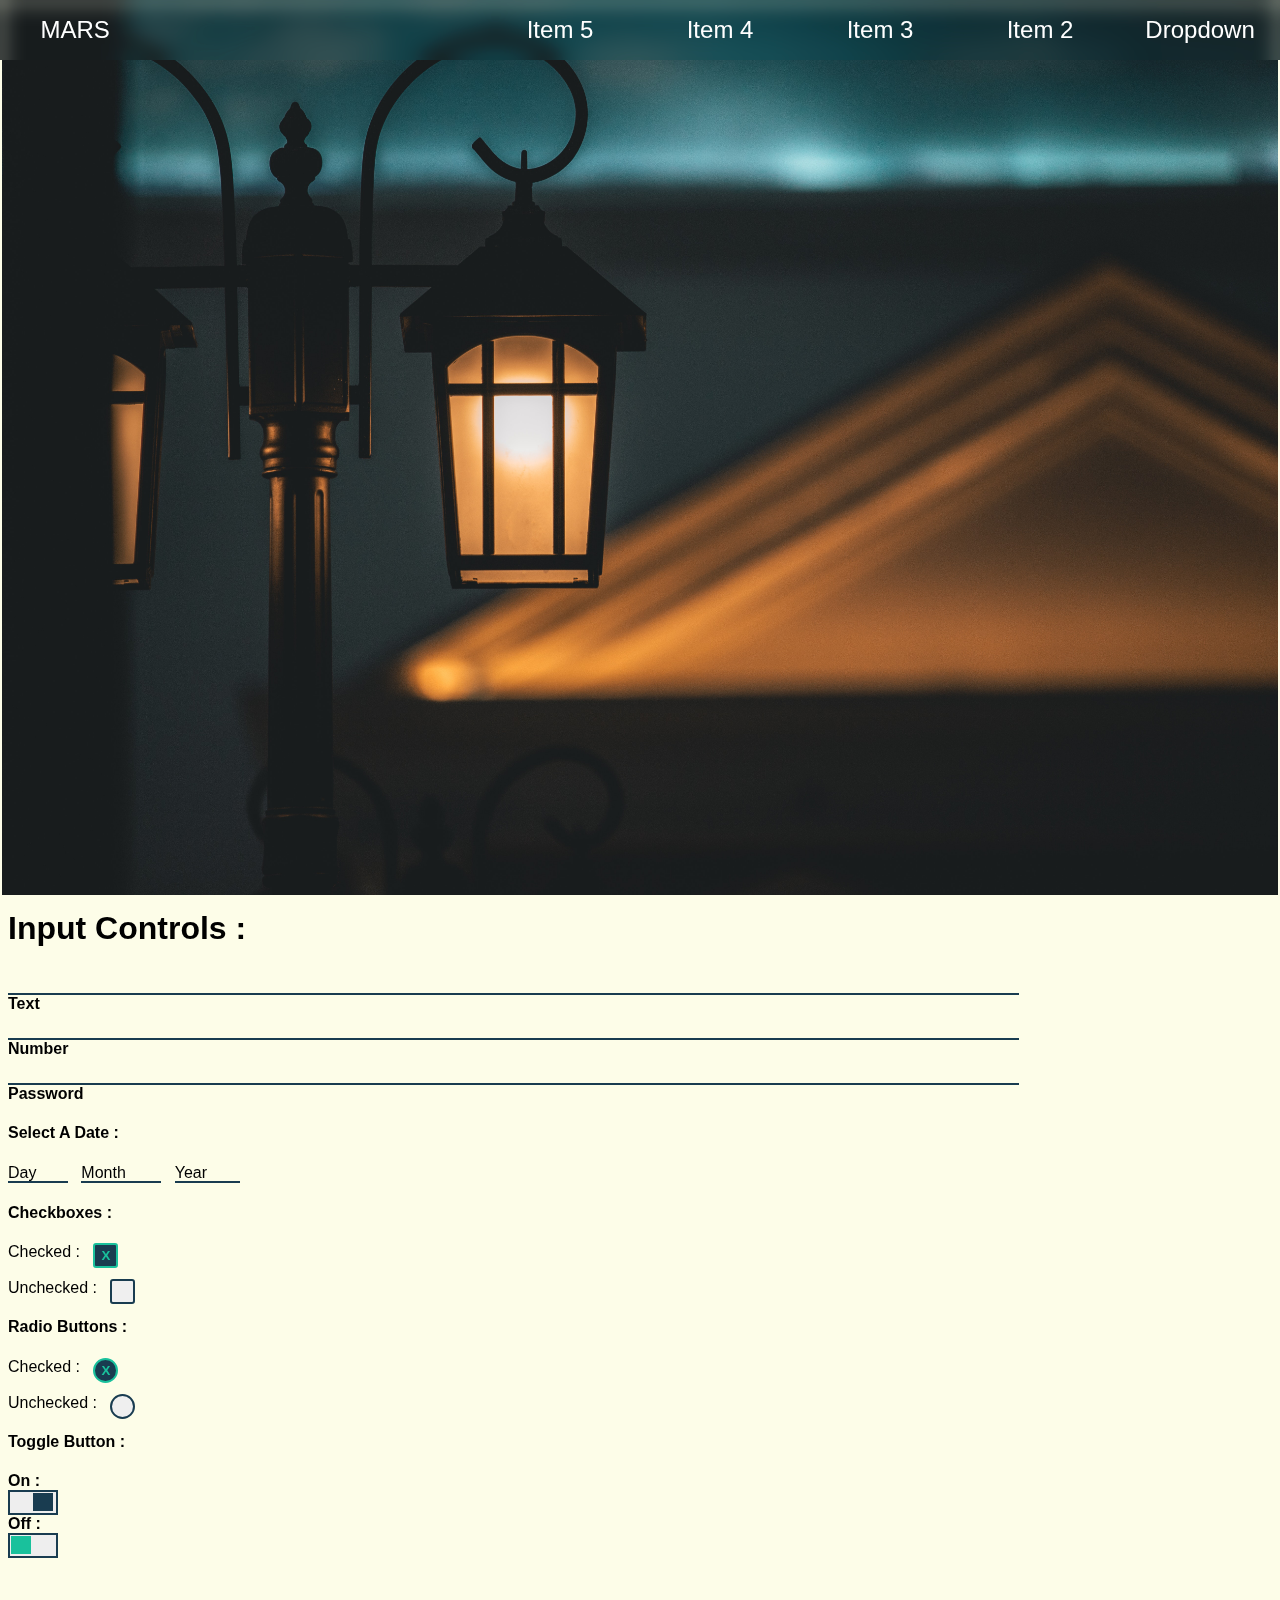
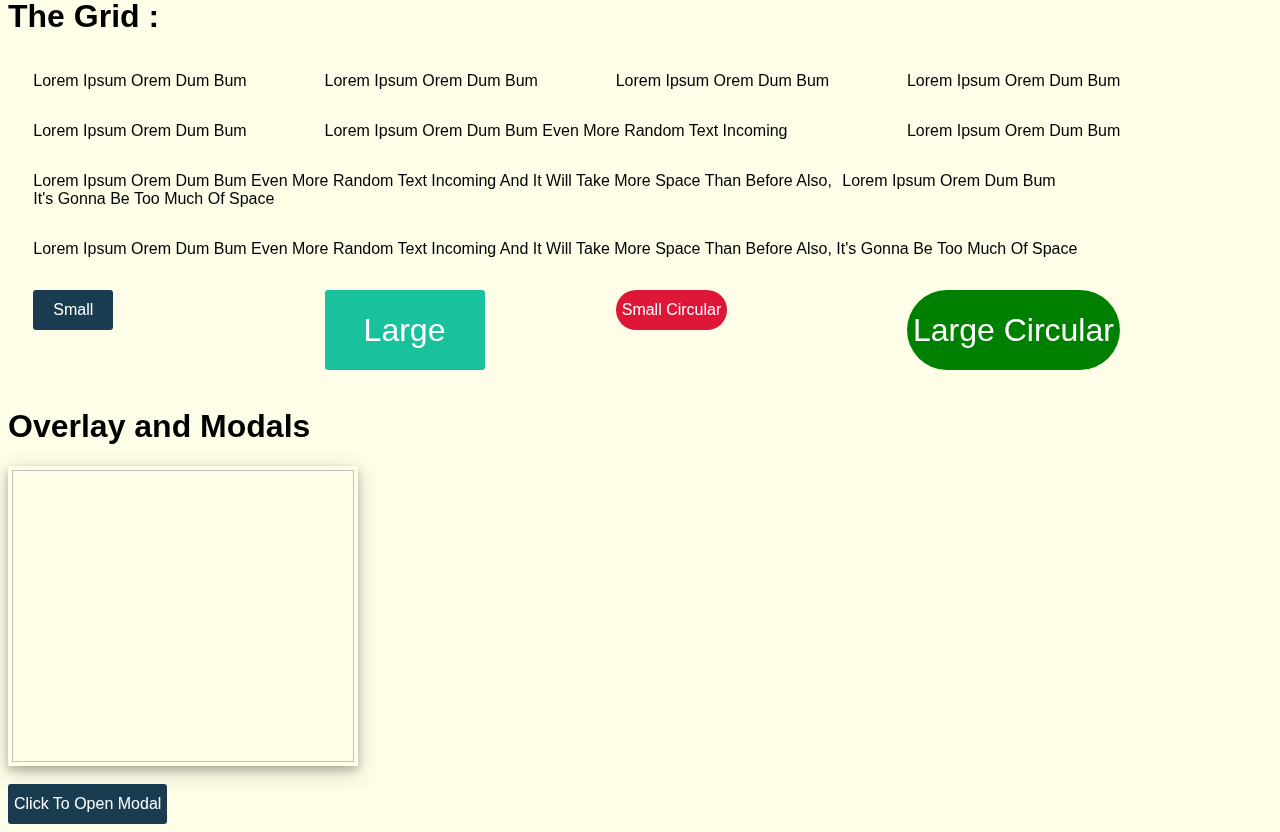
<file: mars.html>
<html>
<head>
    <meta name="viewport" content="width=device-width, initial-scale=1.0">
    <link href="https://fonts.googleapis.com/css?family=Comfortaa" rel="stylesheet">
    <title>MARS</title>
    <link href="mars.css" rel="stylesheet" type="text/css">
    <script>
         var counter=0;
        function sidenavfunc(){
            counter++;
            if(counter%2==0)
                hidesidenav();
            else
                showsidenav();
        }
        function showsidenav(){
            document.getElementById("nav1").style.display=("block");
            document.getElementById("switch").innerHTML=("X");
        }
        function hidesidenav(){
            document.getElementById("nav1").style.display=("none");
            document.getElementById("switch").innerHTML=("=");
        }
        function colormenu(){
            document.getElementById("tm").style.background=("#193c50");
            document.getElementById("tm").style.color=("#FFF");
        }
        function decolormenu(){
            document.getElementById("tm").style.background=("transparent");
            document.getElementById("tm").style.color=("#FFF");
        }
        function openmodal(){
            document.getElementById("mod1").style.display=("block");
        }
        function closemodal(){
            document.getElementById("mod1").style.display=("none");
        }
    </script>
</head>
<body onload="hidesidenav()">
    <div class="topnav inverted" id="tm">
        <button class="primary tab menu left">MARS</button>
        <div class="dropdown_container right">
            <button class="dropdown tab primary">Dropdown</button>
            <div class="dropdown_content">
                <a href="#"><button class="dropdown">LOREM</button></a>
                <a href="#"><button class="dropdown">LOREM</button></a>
                <a href="#"><button class="dropdown">LOREM</button></a>
            </div>
          </div>
        <button class="primary tab menu right">Item 2</button>
        <button class="primary tab menu right">Item 3</button>
        <button class="primary tab menu right">Item 4</button>
        <button class="primary tab menu right">Item 5</button>
    </div>
    <div class="sidenav inverted">
        <div class="row">
            <span class="left">&nbsp;&nbsp;</span><button id="switch" style="font-size:28px;" class="mico inverted left" onclick="sidenavfunc();">=</button>
            <button class="mico right">MARS</button>
        </div>
        <div id="nav1">
            <div class="mtab">Item 1</div><br>
            <div class="mtab">Item 2</div><br>
            <div class="mtab">Item 3</div><br>
            <div class="mtab">Item 4</div><br>
            <div class="mtab">Item 5</div><br>
        </div>
    </div>
    <img onmouseout="colormenu()" onmouseover="decolormenu()" src="4k-wallpaper-blur-close-up-1629998.jpg" style="top:0; left: 0; width: 101%; height:101%; margin: -0.5%"/>
    <h1>Input Controls : </h1>
    <input type="text" /><br>
    <label>Text </label><br>
    <input type="number" /><br>
    <label>Number </label><br>
    <input type="password" /><br>
    <label>Password </label><br>
    <h4>Select A Date : </h4>
    <select class="date">
        <option>Day</option>
        <option>Day</option>
        <option>Day</option>
    </select>&nbsp;&nbsp;
    <select class="month">
        <option>Month</option>
        <option>Month</option>
        <option>Month</option>
    </select>&nbsp;&nbsp;
    <select class="year">
        <option>Year</option>
        <option>Year</option>
        <option>Year</option>
    </select>
    <h4>Checkboxes : </h4>
    <div class="check">Checked : &nbsp;&nbsp;
    <input type="checkbox" checked/>
    <button class="checkmark">X</button>
    </div><br>
    <div class="check">Unchecked : &nbsp;&nbsp;
    <input type="checkbox" />
    <button class="checkmark">X</button>
    </div>
    <h4>Radio Buttons : </h4>
    <div class="check">Checked : &nbsp;&nbsp;
    <input type="radio" checked name="rad"/>
    <button class="radiomark">X</button>
    </div><br>
    <div class="check">Unchecked : &nbsp;&nbsp;
    <input type="radio"  name="rad"/>
    <button class="radiomark">X</button>
    </div>
    <h4>Toggle Button : </h4>
    <label>On : </label>
    <div class="switch">
    <input type="checkbox" checked/>
    <span class="toggle"></span>
    </div>
    <label>Off : </label>
    <div class="switch">
    <input type="checkbox"/>
    <span class="toggle"></span>
    </div><br>
    <h1>The Grid : </h1>
    <div class="row">
    <div class="col large3 medium6"><p>Lorem Ipsum Orem Dum Bum</p></div>
    <div class="col large3 medium6"><p>Lorem Ipsum Orem Dum Bum</p></div>
    <div class="col large3 medium6"><p>Lorem Ipsum Orem Dum Bum</p></div>
    <div class="col large3 medium6"><p>Lorem Ipsum Orem Dum Bum</p></div>
    </div>
    <div class="row">
    <div class="col large3 medium4"><P>Lorem Ipsum Orem Dum Bum</p></div>
    <div class="col large6 medium8"><p>Lorem Ipsum Orem Dum Bum Even More Random Text Incoming</p></div>
    <div class="col large3 medium4"><p>Lorem Ipsum Orem Dum Bum</p></div>
    </div>
    <div class="row">
    <div class="col large8 medium6"><p>Lorem Ipsum Orem Dum Bum Even More Random Text Incoming And It Will Take More Space Than Before Also, It's Gonna Be Too Much Of Space</p></div>
    <div class="col large4 medium6"><p>Lorem Ipsum Orem Dum Bum</p></div>
    </div>
    <div class="row">
    <div class="col large12 medium12"><p>Lorem Ipsum Orem Dum Bum Even More Random Text Incoming And It Will Take More Space Than Before Also, It's Gonna Be Too Much Of Space</p></div>
    </div>
    <div class="row">
        <div class="col large3 medium4"><p><button class="small primary">Small</button></p></div>
        <div class="col large3 medium4"><p><button class="large secondary">Large</button></p></div>
        <div class="col large3 medium4"><p><button class="small circular alert">Small Circular</button></p></div>
        <div class="col large3 medium4"><p><button class="large circular success">Large Circular</button></p></div>
    </div>
    <h1>Overlay and Modals</h1>
    <div class="overlaycontainer">
      <img class="person polaroid"/>
      <div class="overlay">
        <h2 style="text-align:center;">This Is An Overlay</h2>
      </div>
    </div><br>
    <button class="small primary" onclick="openmodal();">Click To Open Modal</button>
    <div class="modalcontainer" id="mod1">
      <div class="modal">
        <h1 style="text-align:center">MODAL<button class="alert right small" onclick="closemodal();">X</button>
      </h1>
      </div>
    </div>


</body>
</html>
</file>
<file: mars.css>
@supports (backdrop-filter: blur(10px) saturate(125%)) or (-webkit-backdrop-filter: blur(10px) saturate(125%)) {
    .overlay,.modalcontainer,.topnav{
        -webkit-backdrop-filter: blur(10px) saturate(125%);
        backdrop-filter: blur(10px) saturate(125%);
        background-color: rgba(0, 0, 0, 0.3);
    }
}
*{
    box-sizing: border-box;
    transition: 300ms;
    font-family: 'Product Sans', Arial, Helvetica, sans-serif;
    outline: none;
}

body{ background: #fdfde8; }

.inverted{background: #000; color: #FFF;}
.primary{ background: #193c50; color: #FFF; }
.secondary{ background: #19c19c; color: #FFF; }
.alert{ background: #de1738; color: #fff; }
.success{ background: #008000; color: #FFF; }
.fullscreen{
    width: 101%;
    min-height: 101%;
    margin: -0.5%;
}

.right{float: right;}
.left{float: left;}
.row{
    margin-left: auto;
    margin-right: auto;
    width: 96%;
    overflow-y: hidden;
}

.col{display: inline-block;}

@media (max-width: 500px) {
    .large1,.large2,.large3,.large4,.large5,.large6,.large7,.large8,.large9,.large10,.large11,.large12{width: 100%; }
    .fullscreen{
        min-width: 104%;
        height: auto;
        margin:-2%;
    }
}

@media (min-width: 501px) and (max-width: 1000px) {
    .row{display: flex;}
    .large1,.large2{width: 15%; flex: 0;}
    .large3,.large4{width: 30%; }
    .large5,.large6{width: 45%; }
    .large7,.large8{width: 60%; }
    .large9,.large10{width: 85%; }
    .large11,.large12{width: 95%; }
}

@media (min-width: 1000px) {
    .row{display: flex;}
    .large1{width: 8.33333%; }
    .large2{width: 16.66667%; }
    .large3{width: 24%; }
    .large4{width: 30%; }
    .large5{width: 41.66667%; }
    .large6{width: 48%; }
    .large7{width: 58.33333%; }
    .large8{width: 66.66667%; }
    .large9{width: 73%; }
    .large10{width: 83.33333%; }
    .large11{width: 91.66667%; }
    .large12{width: 96%; }
}


label{
    font-weight: 600;
}

input[type=text],input[type=number],input[type=password]{
    border-top: none;
    border-left: none;
    border-right: none;
    border-bottom: 2px solid #193c50;
    width: 80%;
    font-size: 20px;
    background: transparent;
    appearance: none;
    outline: none;
}

input[type=text]:focus,input[type=number]:focus,input[type=password]:focus{
    background: transparent;
    border-bottom: 2px solid #19c19c;
}

select{
    border-top: none;
    border-left: none;
    border-right: none;
    border-bottom: 2px solid #193c50;
    font-size: 16px;
    background: transparent;
    -webkit-appearance: none;
    outline: none;
}
select.date{ width: 60px; }
select.month{ width: 80px; }
select.year{ width: 65px; }

.check{
    display: block;
    position: relative;
    user-select: none;
}

.check input{
    z-index: 1;
    opacity: 0;
    position: absolute;
    cursor: pointer;
    width: 22px;
    height: 22px;
}

.checkmark{
    color: transparent;
    z-index: 0;
    display: inline-block;
    position: absolute;
    width: 25px;
    height: 25px;
    border: 2px solid #193c50;
}

.check input:checked ~ .checkmark{
    background: #193c50;
    color: #19c19c;
    font-weight: bold;
    border: 2px solid #19c19c;
}

.radiomark{
    color: transparent;
    z-index: 0;
    display: inline-block;
    position: absolute;
    width: 25px;
    height: 25px;
    border-radius: 90px;
    border: 2px solid #193c50;
}

.check input:checked ~ .radiomark{
    background: #193c50;
    color: #19c19c;
    font-weight: bold;
    border: 2px solid #19c19c;
}

.switch{
    width: 50px;
    height: 25px;
    background: #eee;
    border: 2px solid #193c50;
}

.switch input{
    z-index: 1;
    opacity: 0;
    position: absolute;
    cursor: pointer;
    width: 48px;
}

.toggle{
    position: absolute;
    background: #19c19c;
    z-index: 0;
    display: inline-block;
    width: 20px;
    height: 18px;
    margin-top: 1px;
    margin-left: 1px;
}

.switch input:checked ~ .toggle{
    background: #193c50;
    transform: translateX(22px);
}

button{
    border: none;
    border-radius: 3px;
    display: block;
}
button.primary:focus{
    background: #19c19c;
    color: #000 ;
}
button.secondary:focus{
    color: #000 ;
    background: #19c19c ;
}
button.alert:hover{
  border: 2px solid red;
  background: #FFF;
  color: red;
}
button.success:hover{
    border: 2px solid #008000;
    background: #FFF;
    color: #008000;
}

.small{ min-width: 80px; height: 40px; font-size: 16px;}
.large{ min-width: 160px; height: 80px; font-size: 32px;}
.circular{ border-radius: 90px;}

.tab{
    border-radius: 0;
    border: none;
    min-width:160px;
    height: 50px;
    font-size: 24px;
}

/*
Don't Use If Using Frost Buttons
.tab:hover,.dropdown:hover{
    border: 2px dashed #19c19c;
    transition: all 200ms ease;
}
*/


.tab.active{
    background: #19c19c;
    color: #000;
}
button.primary.tab:focus{
    background: #19c19c;
    color: #000;
}
.floattab{
    border-radius: 360px;
    border: none;
    height: 50px;
    font-size: 4px;
    min-width: 50px;
    background: red;
    color: red;
    margin: 2px;
}
.floattab.booknow{
    background: #000;
    color: #000;
}
.floattab:hover{
    font-size: 24px;
    color: wheat;
    box-shadow: 0 4px 8px 0 rgba(0, 0, 0, 0.2), 0 6px 20px 0 rgba(0, 0, 0, 0.19);
}
@media (min-width: 700px) {
    .topnav{
        position: fixed;
        top:0;
        z-index: 9;
        margin-left: -1%;
        width: 100.38%;
        background: transparent;
        height: 60px;
        padding-top: 5px;
    }
    .tab.menu,.dropdown.tab{color: #FFF; background: transparent;}
    .sidenav{display: none;}
    .floatnav{
        position : fixed;
        z-index: 2;
        left: 50px;
        top: 20%;
    }
}
@media (max-width: 700px) {
    .topnav,.floatnav{display: none;}
    li{ list-style-type: none; }
    .sidenav{
        position: fixed;
        top:0;
        z-index: 9;
        margin-left: -2.5%;
        width: 100.5%;
    }
    .mico{
        width: 50px;
        height: 50px;
        margin-right: 2%;
        background: transparent;
    }
    .mico input{
    z-index: 1;
    opacity: 0;
    position: absolute;
    cursor: pointer;
    width: 50px;
    height: 50px;
    }
    #nav1{
        display: none;
        padding: 20px;
        font-size: 28px;
        padding-bottom: 100%;
        text-align: center;
    }
    .mtab{
        padding: 5px;
    }
}

.xlarge{
    min-width: 250px;
    height: 80px;
    font-size: 36px;
}

.center{
    display: inline-block;
    margin: auto;
}
.followicon{
    width: 80px;
    height: 80px;
    border-radius: 100%;

}
a,a:visited,a:active{color:initial; text-decoration:none;}

.polaroid{
    display: block;
    margin: auto;
    width: 100%;
    box-shadow: 0 4px 8px 0 rgba(0, 0, 0, 0.2), 0 6px 20px 0 rgba(0, 0, 0, 0.19);
}
.polaroid:hover{
    box-shadow: 0 8px 16px 0 rgba(0, 0, 0, 0.2), 0 12px 40px 0 rgba(0, 0, 0, 0.19);
}
.person{
    height: 300px;
    width: 350px;
    display: block;
    margin: auto;
    padding: 4px;
}
.name{
    padding: 4px;
    display: inline;
    margin: 4px;
}
.name:hover{
    background: red;
    color: #FFF;
}
.overlaycontainer:hover .overlay{
    display: block;
    opacity: 1;
    transition: 300ms;
}
.overlaycontainer{
  height:300px;
  width: 350px;
  position: relative;
}
.overlay{
  opacity: 0;
  position: absolute;
  left:0;
  right: 0;
  top:0;
  bottom: 0;
  background: rgba(0, 0, 0, 0.7);
  color: #FFF;
  width: inherit;
  height: inherit;
  transition: 300ms;
}
.modalcontainer{
    height: 100%;
    width: 100%;
    position: fixed;
    top: 0;
    left: 0;
    z-index: 10;
    background: rgba(0, 0, 0, 0.7);
    
    color: #FFF;
    display: none;
}
.modal{
  position: absolute;
  left:0;
  right: 0;
  top:0;
  bottom: 0;
  background: rgba(0, 0, 0, 0);
  color: #FFF;
  width: 80%;
  height: 88%;
  margin: auto;
  transition: 300ms;
}

.tab.dropdown{
    min-width: 160px;
}
.dropdown{
    border-radius: 0;
    min-width:160px;
    height: 50px;
    font-size: 24px;
}
.dropdown_container{
    position: relative;
    display: inline-block;
}
.dropdown_content{
    display: none;
    position: absolute;
    color: #FFF;
    min-width: 160px;
    box-shadow: 0px 8px 16px 0px rgba(0,0,0,0.2);
    z-index: 1;
}
.dropdown_container:hover .dropdown_content {
    display: block;
  }
  table{
    border-collapse: collapse;
    border: none;
    width: auto;
}
tr:nth-child(even) {background-color: #f2f2f2;}
tr:nth-child(odd) {background-color: #0095a1;}
th, td {
  padding: 15px;
  text-align: left;
  width:auto;
}
tr:hover{background: #ABCABC}

/*windows 10 buttons*/
.frost_container {
    position: relative;
    -webkit-appearance: none;
       -moz-appearance: none;
            appearance: none;
    border: none;
    outline: none;
    overflow: hidden;
  }
  .frost_container .frost {
    position: relative;
    pointer-events: none;
  }
  .frost_container::before {
    --size: 0;
    content: '';
    position: absolute;
    left: var(--x);
    top: var(--y);
    width: var(--size);
    height: var(--size);
    background: radial-gradient(circle closest-side, #AFAFAF, transparent);
    -webkit-transform: translate(-50%, -50%);
            transform: translate(-50%, -50%);
    transition: width .05s ease, height .05s ease;
  }
  .frost_container:hover::before {
    --size: 180px;
  }
</file>
